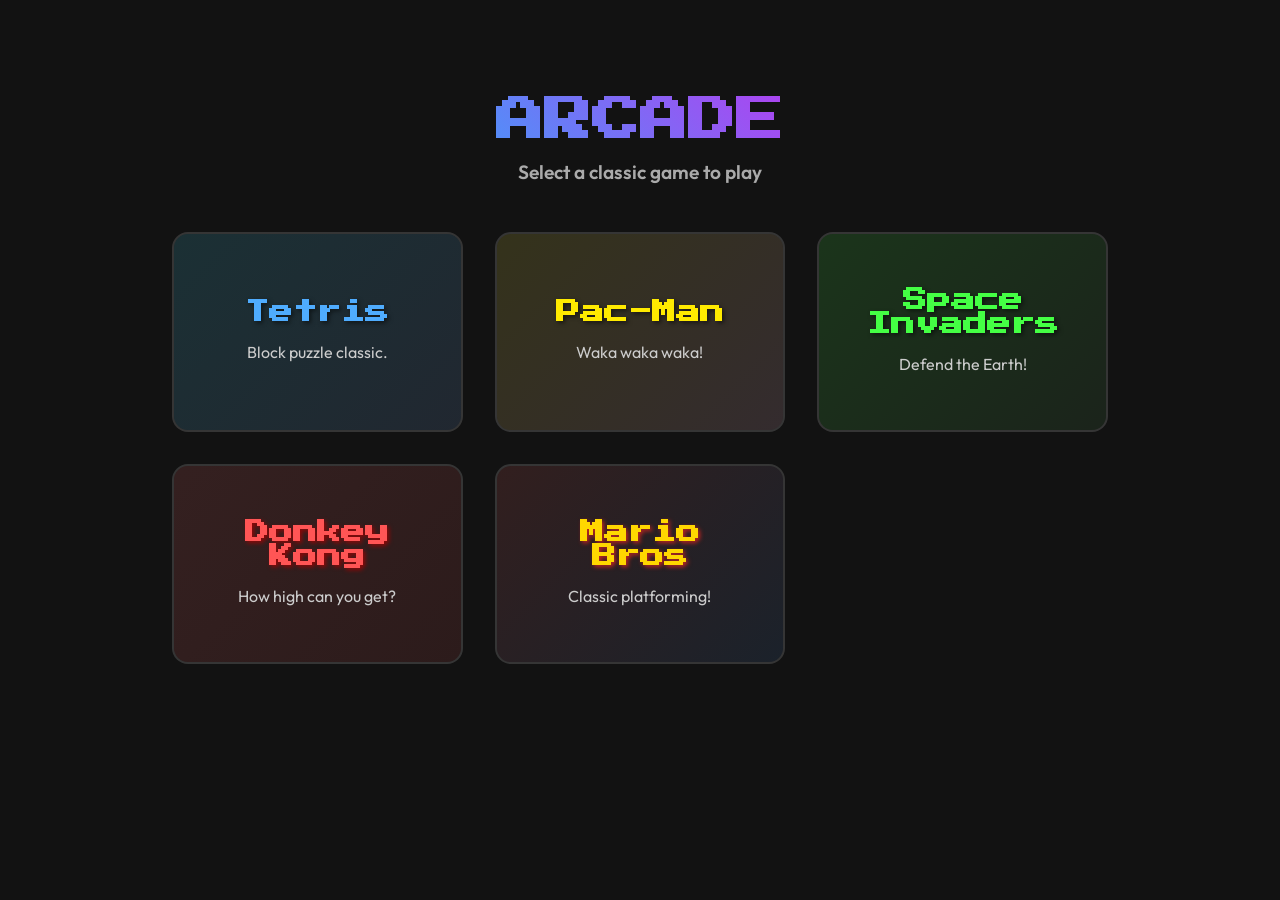
<file: index.html>
<!DOCTYPE html>
<html lang="en">

<head>
    <meta charset="UTF-8">
    <meta name="viewport" content="width=device-width, initial-scale=1.0, maximum-scale=1.0, user-scalable=no">
    <title>Retro Arcade Collection</title>
    <link rel="preconnect" href="https://fonts.googleapis.com">
    <link rel="preconnect" href="https://fonts.gstatic.com" crossorigin>
    <link href="https://fonts.googleapis.com/css2?family=Outfit:wght@400;600;800&family=Press+Start+2P&display=swap"
        rel="stylesheet">
    <link rel="stylesheet" href="style/menu.css">
</head>

<body>
    <div class="hero-container">
        <h1 class="logo glow">ARCADE</h1>
        <p class="subtitle">Select a classic game to play</p>

        <div class="game-grid">
            <a href="src/tetris/tetris.html" class="game-card tetris-card">
                <div class="game-card-content">
                    <h2 class="game-title">Tetris</h2>
                    <p class="game-desc">Block puzzle classic.</p>
                </div>
            </a>
            <a href="src/pacman/pacman.html" class="game-card pacman-card">
                <div class="game-card-content">
                    <h2 class="game-title">Pac-Man</h2>
                    <p class="game-desc">Waka waka waka!</p>
                </div>
            </a>
            <a href="src/space-invaders/space-invaders.html" class="game-card space-invaders-card">
                <div class="game-card-content">
                    <h2 class="game-title">Space Invaders</h2>
                    <p class="game-desc">Defend the Earth!</p>
                </div>
            </a>
            <a href="src/donkey-kong/donkey-kong.html" class="game-card donkey-kong-card">
                <div class="game-card-content">
                    <h2 class="game-title">Donkey Kong</h2>
                    <p class="game-desc">How high can you get?</p>
                </div>
            </a>
            <a href="src/mariobros/mariobros.html" class="game-card mariobros-card">
                <div class="game-card-content">
                    <h2 class="game-title">Mario Bros</h2>
                    <p class="game-desc">Classic platforming!</p>
                </div>
            </a>
        </div>
    </div>
</body>

</html>
</file>
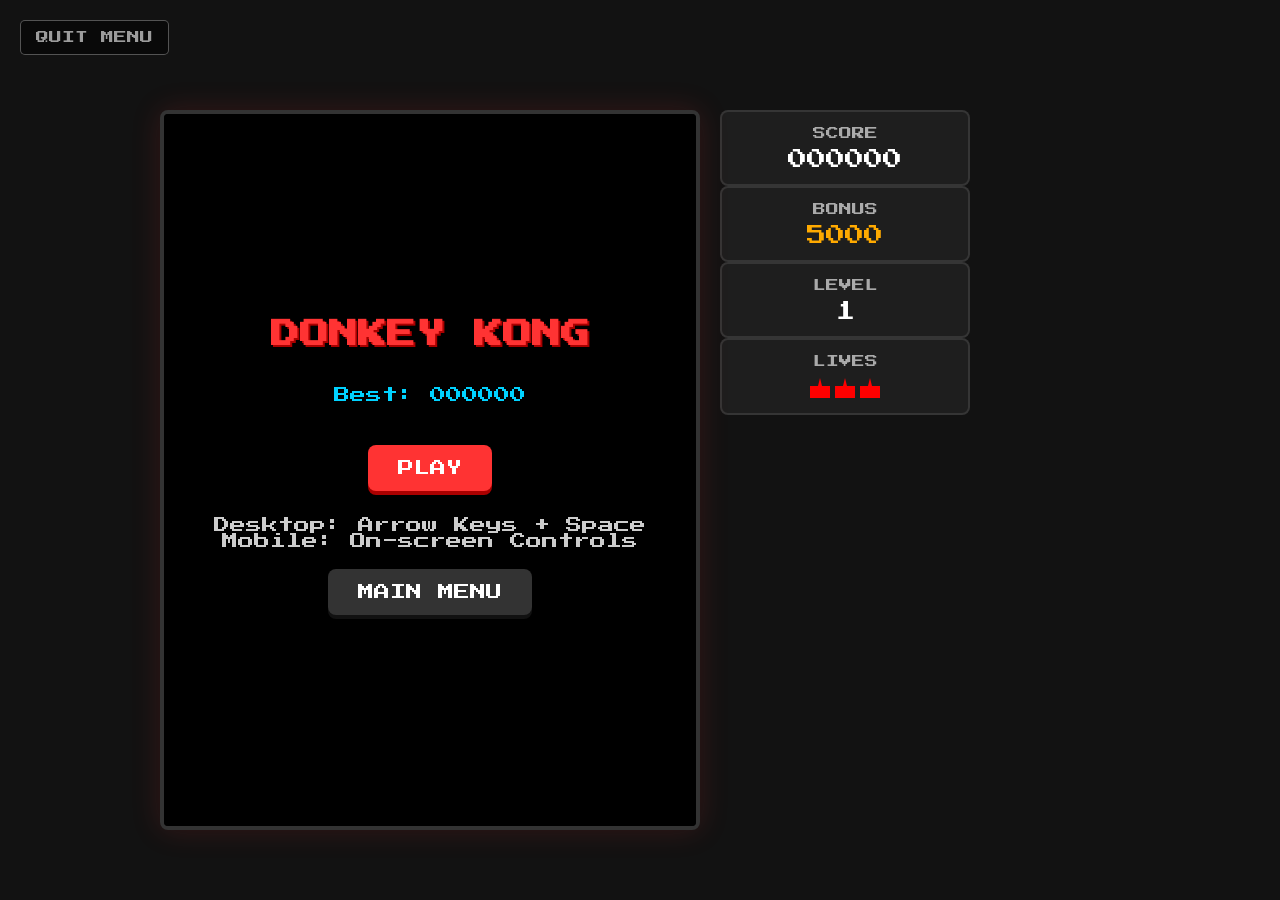
<file: src/donkey-kong/donkey-kong.html>
<!DOCTYPE html>
<html lang="en">

<head>
    <meta charset="UTF-8">
    <meta name="viewport" content="width=device-width, initial-scale=1.0, maximum-scale=1.0, user-scalable=no">
    <title>Donkey Kong</title>
    <link rel="preconnect" href="https://fonts.googleapis.com">
    <link rel="preconnect" href="https://fonts.gstatic.com" crossorigin>
    <link href="https://fonts.googleapis.com/css2?family=Outfit:wght@400;600;800&family=Press+Start+2P&display=swap"
        rel="stylesheet">
    <link rel="stylesheet" href="../../style/donkey-kong.css">
</head>

<body>
    <!-- Persistent Quit Button -->
    <a href="../../index.html" class="quit-btn">QUIT MENU</a>

    <div class="app-container">
        <!-- Game Area Canvas -->
        <div class="game-wrapper">
            <canvas id="gameCanvas" width="600" height="800"></canvas>

            <!-- Overlays -->
            <div id="startScreen" class="overlay active">
                <h1 class="logo glow dk-title">DONKEY KONG</h1>
                <div class="high-score-display">Best: <span id="startHighScore">0</span></div>
                <button id="startBtn" class="btn btn-primary">PLAY</button>
                <div class="instruction-text">Desktop: Arrow Keys + Space<br>Mobile: On-screen Controls</div>
                <a href="../../index.html" class="btn btn-secondary"
                    style="margin-top:20px; text-decoration:none; display:inline-block;">Main Menu</a>
            </div>

            <div id="pauseScreen" class="overlay">
                <h2 class="glow">PAUSED</h2>
                <button id="resumeBtn" class="btn btn-primary">RESUME</button>
                <button id="restartBtnPause" class="btn btn-secondary">RESTART</button>
                <a href="../../index.html" class="btn btn-secondary"
                    style="margin-top:10px; text-decoration:none; display:inline-block;">Main Menu</a>
            </div>

            <div id="gameOverScreen" class="overlay">
                <h2 class="glow text-danger">GAME OVER</h2>
                <div class="score-summary">
                    <div>Score: <span id="gameOverScore">0</span></div>
                    <div>Best: <span id="gameOverHighScore">0</span></div>
                </div>
                <button id="restartBtn" class="btn btn-primary">PLAY AGAIN</button>
                <a href="../../index.html" class="btn btn-secondary"
                    style="margin-top:10px; text-decoration:none; display:inline-block;">Main Menu</a>
            </div>

            <div id="levelScreen" class="overlay">
                <h2 class="glow" id="levelTitle">HOW HIGH CAN YOU GET?</h2>
                <div class="instruction-text" id="levelSub">25m</div>
            </div>
        </div>

        <!-- UI Panels -->
        <div class="panels-container">
            <div class="panel score-panel">
                <div class="panel-box">
                    <div class="label">SCORE</div>
                    <div class="value" id="scoreDisplay">000000</div>
                </div>
                <div class="panel-box bonus-panel">
                    <div class="label">BONUS</div>
                    <div class="value" id="bonusDisplay">5000</div>
                </div>
                <div class="panel-box">
                    <div class="label">LEVEL</div>
                    <div class="value" id="levelDisplay">1</div>
                </div>
                <div class="panel-box lives-panel">
                    <div class="label">LIVES</div>
                    <div class="value lives-container" id="livesDisplay">
                        <span class="mario-icon"></span>
                        <span class="mario-icon"></span>
                        <span class="mario-icon"></span>
                    </div>
                </div>
            </div>
        </div>

        <!-- Mobile Controls (Hidden on Desktop) -->
        <div class="mobile-controls" id="mobileControls">
            <div class="control-row hold-row">
                <button id="btnPause" class="control-btn icon-btn">||</button>
            </div>
            <div class="control-grid">
                <div class="dpad-cross">
                    <button id="btnUp" class="control-btn dpad-btn active-state up-btn">&#9650;</button>
                    <div class="dpad-horizontal">
                        <button id="btnLeft" class="control-btn dpad-btn active-state">&#9664;</button>
                        <div class="dpad-center"></div>
                        <button id="btnRight" class="control-btn dpad-btn active-state">&#9654;</button>
                    </div>
                    <button id="btnDown" class="control-btn dpad-btn active-state down-btn">&#9660;</button>
                </div>
                <div class="action-pad">
                    <button id="btnJump" class="control-btn action-btn active-state jump-btn">JUMP</button>
                </div>
            </div>
        </div>
    </div>

    <!-- Script imports -->
    <script type="module" src="./main.js"></script>
</body>

</html>
</file>
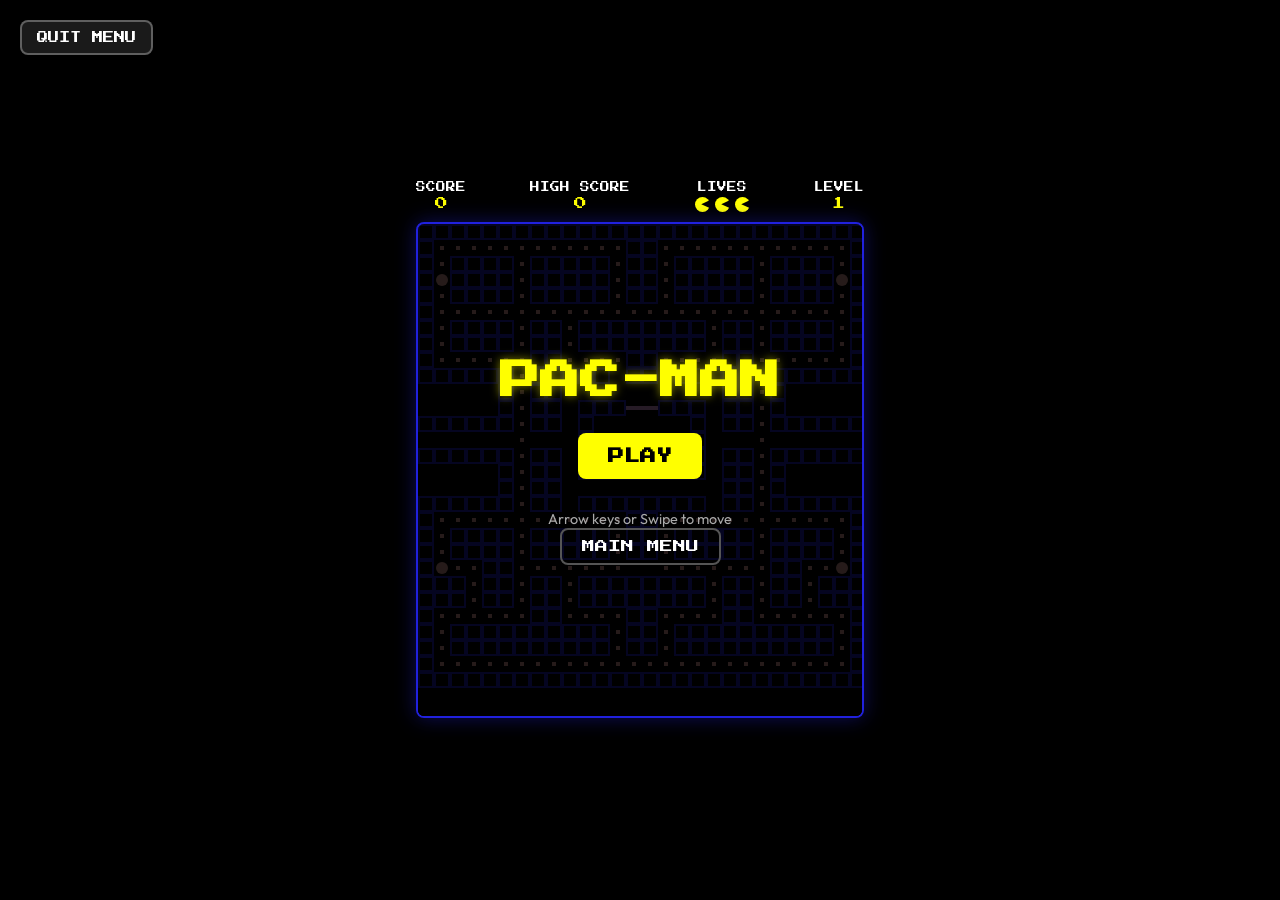
<file: src/pacman/pacman.html>
<!DOCTYPE html>
<html lang="en">

<head>
    <meta charset="UTF-8">
    <meta name="viewport" content="width=device-width, initial-scale=1.0, maximum-scale=1.0, user-scalable=no">
    <title>Pac-Man</title>
    <link rel="preconnect" href="https://fonts.googleapis.com">
    <link rel="preconnect" href="https://fonts.gstatic.com" crossorigin>
    <link href="https://fonts.googleapis.com/css2?family=Outfit:wght@400;600;800&family=Press+Start+2P&display=swap"
        rel="stylesheet">
    <link rel="stylesheet" href="../../style/pacman.css">
</head>

<body>
    <!-- Persistent Quit Button -->
    <a href="../../index.html" class="quit-btn">QUIT MENU</a>

    <div class="app-container">
        <!-- Game Header (Score, Lives) -->
        <div class="top-bar">
            <div class="stat-box">
                <span class="label">SCORE</span>
                <span class="value" id="scoreDisplay">0</span>
            </div>
            <div class="stat-box">
                <span class="label">HIGH SCORE</span>
                <span class="value" id="highScoreDisplay">0</span>
            </div>
            <div class="stat-box lives-box">
                <span class="label">LIVES</span>
                <div class="lives-container" id="livesDisplay">
                    <!-- Lives icons drawn dynamically via JS or HTML -->
                    <div class="life-icon"></div>
                    <div class="life-icon"></div>
                    <div class="life-icon"></div>
                </div>
            </div>
            <div class="stat-box">
                <span class="label">LEVEL</span>
                <span class="value" id="levelDisplay">1</span>
            </div>
        </div>

        <!-- Game Area Canvas -->
        <div class="game-wrapper">
            <!-- Maze is 28x31. Multiplied by tileSize e.g., 16 => 448 x 496 -->
            <canvas id="gameCanvas" width="448" height="496"></canvas>

            <!-- Overlays -->
            <div id="startScreen" class="overlay active">
                <h1 class="logo glow-yellow">PAC-MAN</h1>
                <button id="startBtn" class="btn btn-yellow">PLAY</button>
                <div class="instruction-text">Arrow keys or Swipe to move</div>
                <a href="../../index.html" class="btn btn-secondary">Main Menu</a>
            </div>

            <div id="pauseScreen" class="overlay">
                <h2 class="glow-yellow">PAUSED</h2>
                <button id="resumeBtn" class="btn btn-yellow">RESUME</button>
                <button id="restartBtnPause" class="btn btn-secondary">RESTART</button>
                <a href="../../index.html" class="btn btn-secondary">Main Menu</a>
            </div>

            <div id="gameOverScreen" class="overlay">
                <h2 class="glow-red">GAME OVER</h2>
                <div class="score-summary">
                    <div>Score: <span id="gameOverScore">0</span></div>
                </div>
                <button id="restartBtn" class="btn btn-yellow">PLAY AGAIN</button>
                <a href="../../index.html" class="btn btn-secondary">Main Menu</a>
            </div>
        </div>

        <!-- Mobile Controls (Hidden on Desktop) -->
        <div class="mobile-controls" id="mobileControls">
            <button id="btnPause" class="control-btn icon-btn pause-btn">||</button>
            <div class="dpad">
                <div class="dpad-row">
                    <button id="btnUp" class="control-btn dpad-btn">&#9650;</button>
                </div>
                <div class="dpad-row center-row">
                    <button id="btnLeft" class="control-btn dpad-btn">&#9664;</button>
                    <div class="dpad-center"></div>
                    <button id="btnRight" class="control-btn dpad-btn">&#9654;</button>
                </div>
                <div class="dpad-row">
                    <button id="btnDown" class="control-btn dpad-btn">&#9660;</button>
                </div>
            </div>
        </div>
    </div>

    <script type="module" src="./main.js"></script>
</body>

</html>
</file>
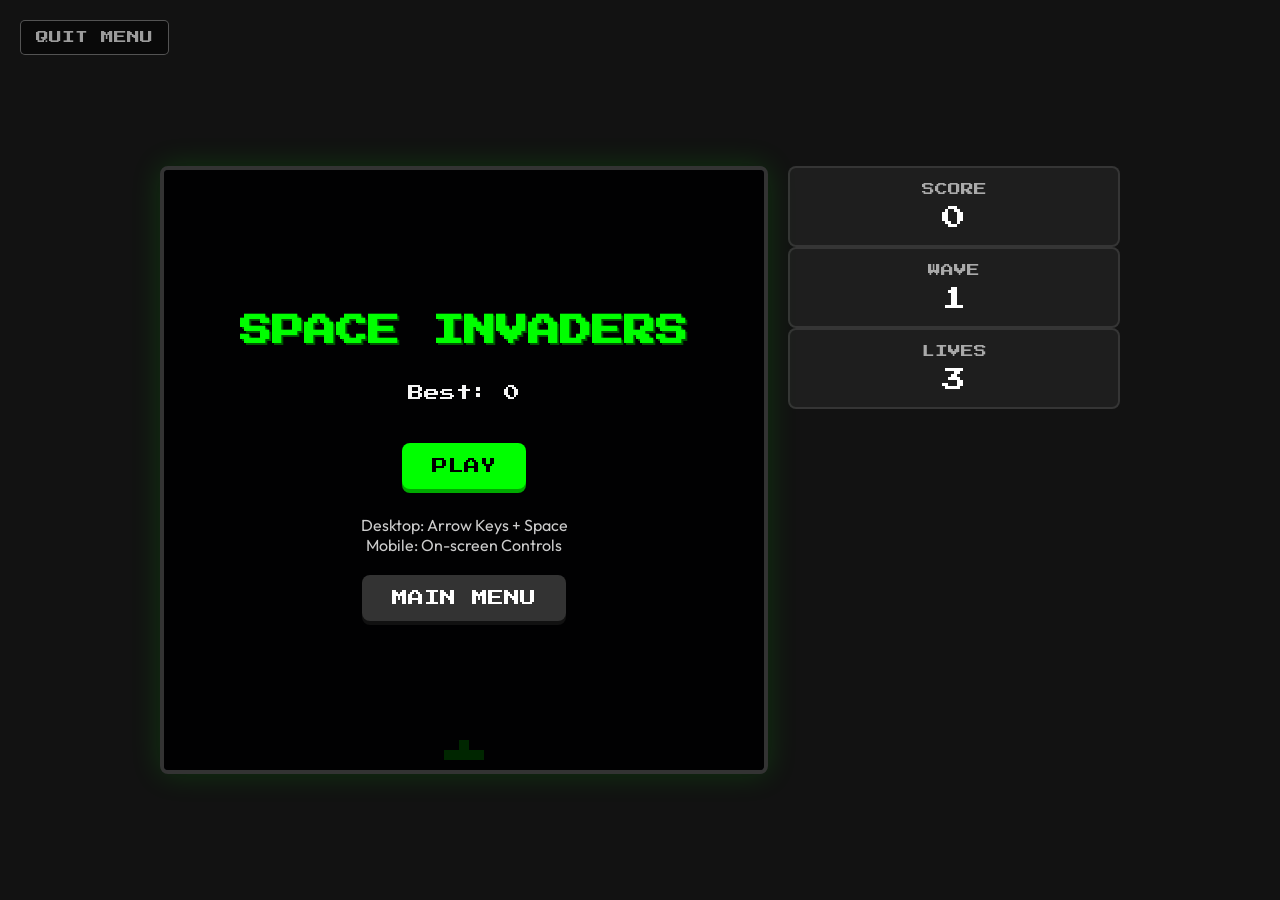
<file: src/space-invaders/space-invaders.html>
<!DOCTYPE html>
<html lang="en">

<head>
    <meta charset="UTF-8">
    <meta name="viewport" content="width=device-width, initial-scale=1.0, maximum-scale=1.0, user-scalable=no">
    <title>Space Invaders</title>
    <link rel="preconnect" href="https://fonts.googleapis.com">
    <link rel="preconnect" href="https://fonts.gstatic.com" crossorigin>
    <link href="https://fonts.googleapis.com/css2?family=Outfit:wght@400;600;800&family=Press+Start+2P&display=swap"
        rel="stylesheet">
    <link rel="stylesheet" href="../../style/space-invaders.css">
</head>

<body>
    <!-- Persistent Quit Button -->
    <a href="../../index.html" class="quit-btn">QUIT MENU</a>

    <div class="app-container">
        <!-- Game Area Canvas -->
        <div class="game-wrapper">
            <canvas id="gameCanvas" width="600" height="600"></canvas>

            <!-- Overlays -->
            <div id="startScreen" class="overlay active">
                <h1 class="logo glow space-title">SPACE INVADERS</h1>
                <div class="high-score-display">Best: <span id="startHighScore">0</span></div>
                <button id="startBtn" class="btn btn-primary">PLAY</button>
                <div class="instruction-text">Desktop: Arrow Keys + Space<br>Mobile: On-screen Controls</div>
                <a href="../../index.html" class="btn btn-secondary"
                    style="margin-top:20px; text-decoration:none; display:inline-block;">Main Menu</a>
            </div>

            <div id="pauseScreen" class="overlay">
                <h2 class="glow">PAUSED</h2>
                <button id="resumeBtn" class="btn btn-primary">RESUME</button>
                <button id="restartBtnPause" class="btn btn-secondary">RESTART</button>
                <a href="../../index.html" class="btn btn-secondary"
                    style="margin-top:10px; text-decoration:none; display:inline-block;">Main Menu</a>
            </div>

            <div id="gameOverScreen" class="overlay">
                <h2 class="glow text-danger">GAME OVER</h2>
                <div class="score-summary">
                    <div>Score: <span id="gameOverScore">0</span></div>
                    <div>Best: <span id="gameOverHighScore">0</span></div>
                </div>
                <button id="restartBtn" class="btn btn-primary">PLAY AGAIN</button>
                <a href="../../index.html" class="btn btn-secondary"
                    style="margin-top:10px; text-decoration:none; display:inline-block;">Main Menu</a>
            </div>
            
            <div id="levelScreen" class="overlay">
                <h2 class="glow" id="levelTitle">WAVE 1</h2>
                <div class="instruction-text">Get Ready...</div>
            </div>
        </div>

        <!-- UI Panels -->
        <div class="panels-container">
            <div class="panel score-panel">
                <div class="panel-box">
                    <div class="label">SCORE</div>
                    <div class="value" id="scoreDisplay">0</div>
                </div>
                <div class="panel-box">
                    <div class="label">WAVE</div>
                    <div class="value" id="levelDisplay">1</div>
                </div>
                <div class="panel-box lives-panel">
                    <div class="label">LIVES</div>
                    <div class="value" id="livesDisplay">3</div>
                </div>
            </div>
        </div>

        <!-- Mobile Controls (Hidden on Desktop) -->
        <div class="mobile-controls" id="mobileControls">
            <div class="control-row hold-row">
                <button id="btnPause" class="control-btn icon-btn">||</button>
            </div>
            <div class="control-grid">
                <div class="dpad">
                    <button id="btnLeft" class="control-btn dpad-btn active-state">&#9664;</button>
                    <button id="btnRight" class="control-btn dpad-btn active-state">&#9654;</button>
                </div>
                <div class="action-pad">
                    <button id="btnShoot" class="control-btn action-btn active-state shoot-btn">&#9650;</button>
                </div>
            </div>
        </div>
    </div>

    <!-- Script imports -->
    <script type="module" src="./main.js"></script>
</body>

</html>
</file>
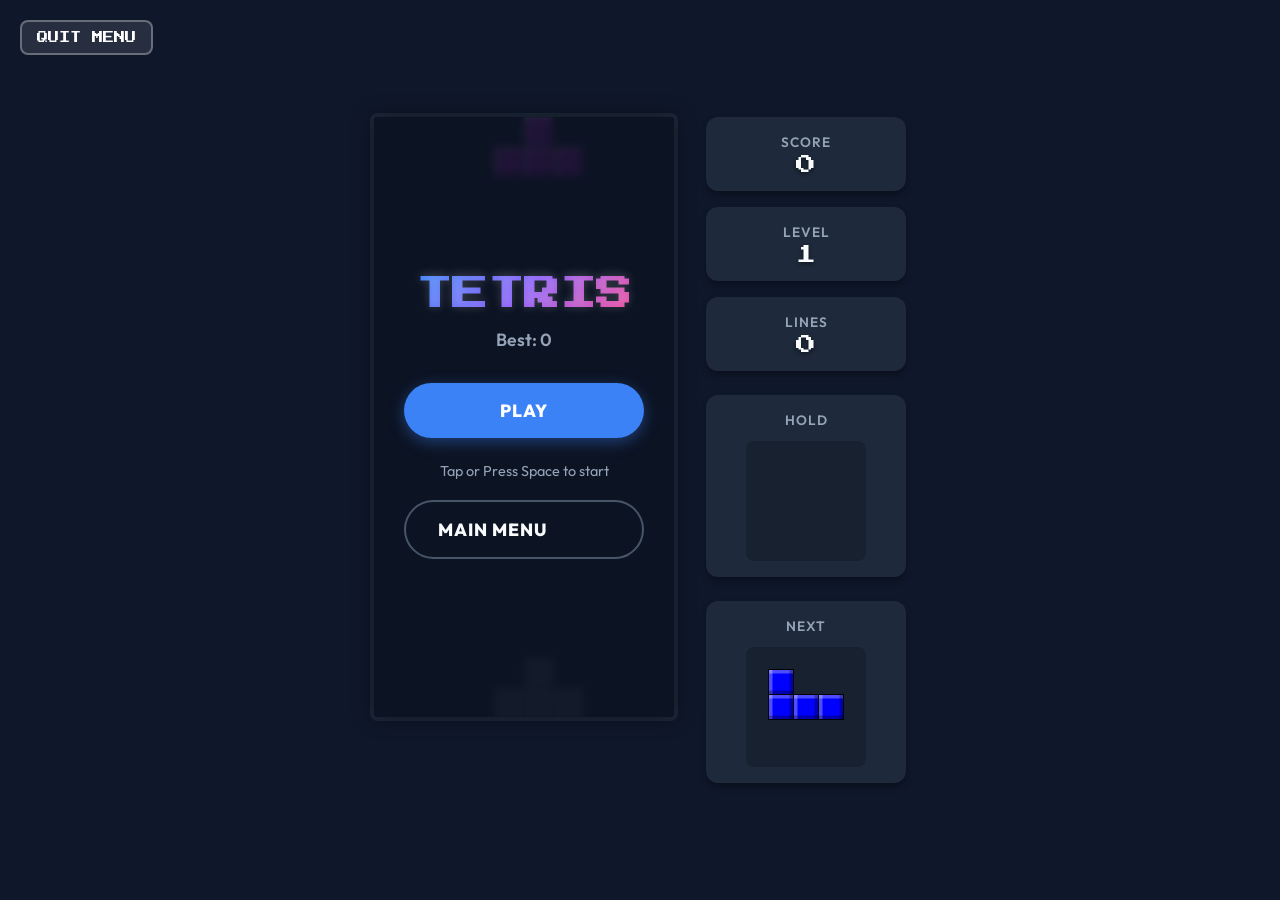
<file: src/tetris/tetris.html>
<!DOCTYPE html>
<html lang="en">

<head>
    <meta charset="UTF-8">
    <meta name="viewport" content="width=device-width, initial-scale=1.0, maximum-scale=1.0, user-scalable=no">
    <title>Tetris</title>
    <link rel="preconnect" href="https://fonts.googleapis.com">
    <link rel="preconnect" href="https://fonts.gstatic.com" crossorigin>
    <link href="https://fonts.googleapis.com/css2?family=Outfit:wght@400;600;800&family=Press+Start+2P&display=swap"
        rel="stylesheet">
    <link rel="stylesheet" href="../../style/tetris.css">
</head>

<body>
    <!-- Persistent Quit Button -->
    <a href="../../index.html" class="quit-btn">QUIT MENU</a>

    <div class="app-container">
        <!-- Game Area Canvas -->
        <div class="game-wrapper">
            <canvas id="gameCanvas" width="300" height="600"></canvas>

            <!-- Overlays -->
            <div id="startScreen" class="overlay active">
                <h1 class="logo glow">TETRIS</h1>
                <div class="high-score-display">Best: <span id="startHighScore">0</span></div>
                <button id="startBtn" class="btn btn-primary">PLAY</button>
                <div class="instruction-text">Tap or Press Space to start</div>
                <a href="../../index.html" class="btn btn-secondary"
                    style="margin-top:20px; text-decoration:none; display:inline-block;">Main Menu</a>
            </div>

            <div id="pauseScreen" class="overlay">
                <h2 class="glow">PAUSED</h2>
                <button id="resumeBtn" class="btn btn-primary">RESUME</button>
                <button id="restartBtnPause" class="btn btn-secondary">RESTART</button>
                <a href="../../index.html" class="btn btn-secondary"
                    style="margin-top:10px; text-decoration:none; display:inline-block;">Main Menu</a>
            </div>

            <div id="gameOverScreen" class="overlay">
                <h2 class="glow text-danger">GAME OVER</h2>
                <div class="score-summary">
                    <div>Score: <span id="gameOverScore">0</span></div>
                    <div>Best: <span id="gameOverHighScore">0</span></div>
                </div>
                <button id="restartBtn" class="btn btn-primary">PLAY AGAIN</button>
                <a href="../../index.html" class="btn btn-secondary"
                    style="margin-top:10px; text-decoration:none; display:inline-block;">Main Menu</a>
            </div>

            <!-- In-Game Notifications (e.g., TETRIS!) -->
            <div id="notificationArea" class="notification-area"></div>
        </div>

        <!-- UI Panels -->
        <div class="panels-container">
            <div class="panel score-panel">
                <div class="panel-box">
                    <div class="label">SCORE</div>
                    <div class="value" id="scoreDisplay">0</div>
                </div>
                <div class="panel-box">
                    <div class="label">LEVEL</div>
                    <div class="value" id="levelDisplay">1</div>
                </div>
                <div class="panel-box">
                    <div class="label">LINES</div>
                    <div class="value" id="linesDisplay">0</div>
                </div>
            </div>

            <div class="side-panels">
                <div class="panel-box hold-panel">
                    <div class="label">HOLD</div>
                    <canvas id="holdCanvas" width="120" height="120"></canvas>
                </div>
                <div class="panel-box next-panel">
                    <div class="label">NEXT</div>
                    <canvas id="nextCanvas" width="120" height="120"></canvas>
                </div>
            </div>
        </div>

        <!-- Mobile Controls (Hidden on Desktop) -->
        <div class="mobile-controls" id="mobileControls">
            <div class="control-row hold-row">
                <button id="btnHold" class="control-btn icon-btn">H</button>
                <button id="btnPause" class="control-btn icon-btn">||</button>
            </div>
            <div class="control-grid">
                <div class="dpad">
                    <button id="btnLeft" class="control-btn dpad-btn active-state">&#9664;</button>
                    <button id="btnDown" class="control-btn dpad-btn active-state">&#9660;</button>
                    <button id="btnRight" class="control-btn dpad-btn active-state">&#9654;</button>
                </div>
                <div class="action-pad">
                    <button id="btnRotate" class="control-btn action-btn active-state">&#8635;</button>
                    <button id="btnHardDrop" class="control-btn action-btn active-state">&#8650;</button>
                </div>
            </div>
        </div>
    </div>

    <!-- Script imports -->
    <script type="module" src="./main.js"></script>
</body>

</html>
</file>
<file: style/menu.css>
:root {
    --bg-dark: #121212;
    --text-light: #f5f5f5;
    --accent-blue: #00d2ff;
    --accent-pink: #ff00ea;
    --accent-yellow: #ffea00;
    --font-primary: 'Outfit', sans-serif;
    --font-retro: 'Press Start 2P', cursive;
}

* {
    box-sizing: border-box;
    margin: 0;
    padding: 0;
}

body {
    background-color: var(--bg-dark);
    color: var(--text-light);
    font-family: var(--font-primary);
    min-height: 100vh;
    display: flex;
    justify-content: center;
    align-items: flex-start;
    padding: 4rem 0;
    overflow-x: hidden;
    overflow-y: auto;
}

.hero-container {
    text-align: center;
    padding: 2rem;
    max-width: 1000px;
    width: 100%;
}

.logo {
    font-family: var(--font-retro);
    font-size: 3rem;
    background: linear-gradient(45deg, var(--accent-blue), var(--accent-pink));
    background-clip: text;
    -webkit-background-clip: text;
    -webkit-text-fill-color: transparent;
    margin-bottom: 1rem;
    text-transform: uppercase;
    animation: glow-pulse 2s infinite alternate;
}

.subtitle {
    font-size: 1.2rem;
    color: #aaa;
    margin-bottom: 3rem;
    font-weight: 600;
}

@keyframes glow-pulse {
    0% {
        filter: drop-shadow(0 0 5px rgba(0, 210, 255, 0.4));
    }

    100% {
        filter: drop-shadow(0 0 15px rgba(255, 0, 234, 0.6));
    }
}

.game-grid {
    display: grid;
    grid-template-columns: repeat(auto-fit, minmax(280px, 1fr));
    gap: 2rem;
    justify-content: center;
}

.game-card {
    display: block;
    text-decoration: none;
    background: rgba(255, 255, 255, 0.05);
    border: 2px solid rgba(255, 255, 255, 0.1);
    border-radius: 16px;
    overflow: hidden;
    position: relative;
    transition: all 0.3s cubic-bezier(0.25, 0.8, 0.25, 1);
    cursor: pointer;
    min-height: 200px;
}

.game-card::before {
    content: '';
    position: absolute;
    top: 0;
    left: 0;
    right: 0;
    bottom: 0;
    opacity: 0.1;
    transition: opacity 0.3s;
    z-index: 0;
}

.tetris-card::before {
    background: linear-gradient(135deg, #00d2ff, #3a7bd5);
}

.pacman-card::before {
    background: linear-gradient(135deg, #ffea00, #f8a5c2);
}

.space-invaders-card::before {
    background: linear-gradient(135deg, #00ff00, #005500);
}

.donkey-kong-card::before {
    background: linear-gradient(135deg, #ff3333, #aa0000);
}

.mariobros-card::before {
    background: linear-gradient(135deg, #e52521, #00439c);
}

.game-card:hover {
    transform: translateY(-5px);
    border-color: rgba(255, 255, 255, 0.3);
    box-shadow: 0 10px 30px rgba(0, 0, 0, 0.5);
}

.game-card:hover::before {
    opacity: 0.2;
}

.tetris-card:hover {
    box-shadow: 0 10px 30px rgba(0, 210, 255, 0.2);
    border-color: #00d2ff;
}

.pacman-card:hover {
    box-shadow: 0 10px 30px rgba(255, 234, 0, 0.2);
    border-color: #ffea00;
}

.space-invaders-card:hover {
    box-shadow: 0 10px 30px rgba(0, 255, 0, 0.2);
    border-color: #00ff00;
}

.donkey-kong-card:hover {
    box-shadow: 0 10px 30px rgba(255, 51, 51, 0.2);
    border-color: #ff3333;
}

.mariobros-card:hover {
    box-shadow: 0 10px 30px rgba(229, 37, 33, 0.2);
    border-color: #e52521;
}

.game-card-content {
    position: relative;
    z-index: 1;
    padding: 2rem;
    height: 100%;
    display: flex;
    flex-direction: column;
    justify-content: center;
    align-items: center;
}

.game-title {
    font-family: var(--font-retro);
    color: white;
    font-size: 1.5rem;
    margin-bottom: 1rem;
    text-shadow: 2px 2px 4px rgba(0, 0, 0, 0.5);
}

.tetris-card .game-title {
    color: #4facfe;
}

.pacman-card .game-title {
    color: #ffea00;
}

.space-invaders-card .game-title {
    color: #44ff44;
}

.donkey-kong-card .game-title {
    color: #ff5555;
    text-shadow: 2px 2px 4px rgba(170, 0, 0, 0.8);
}

.mariobros-card .game-title {
    color: #ffd700;
    text-shadow: 2px 2px 4px rgba(229, 37, 33, 0.8);
}

.game-desc {
    color: #ccc;
    font-size: 1rem;
    line-height: 1.5;
}

@media (max-width: 600px) {
    .logo {
        font-size: 2.2rem;
    }

    .game-grid {
        grid-template-columns: 1fr;
    }
}
</file>
<file: style/donkey-kong.css>
:root {
    --bg-dark: #121212;
    --text-light: #f5f5f5;
    --accent-blue: #00d2ff;
    --accent-red: #ff3333;
    --dk-bg: #000000;
    --font-primary: 'Outfit', sans-serif;
    --font-retro: 'Press Start 2P', cursive;
}

* {
    box-sizing: border-box;
    margin: 0;
    padding: 0;
    user-select: none;
}

body {
    background-color: var(--bg-dark);
    color: var(--text-light);
    font-family: var(--font-primary);
    min-height: 100vh;
    display: flex;
    justify-content: center;
    align-items: center;
    overflow: hidden;
    touch-action: none;
    /* Prevent browser handling of touch gestures */
}

/* Quit Button */
.quit-btn {
    position: absolute;
    top: 20px;
    left: 20px;
    font-family: var(--font-retro);
    font-size: 0.8rem;
    color: rgba(255, 255, 255, 0.6);
    text-decoration: none;
    padding: 10px 15px;
    border: 1px solid rgba(255, 255, 255, 0.3);
    border-radius: 5px;
    background: rgba(0, 0, 0, 0.5);
    z-index: 100;
    transition: all 0.2s;
}

.quit-btn:hover {
    color: white;
    border-color: white;
    background: rgba(255, 255, 255, 0.1);
}

.app-container {
    display: flex;
    gap: 20px;
    max-width: 1000px;
    width: 100%;
    padding: 20px;
    flex-direction: row;
    /* Desktop layout */
    margin-top: 40px;
    align-items: stretch;
}

/* Game Area */
.game-wrapper {
    position: relative;
    border: 4px solid #333;
    border-radius: 8px;
    background-color: var(--dk-bg);
    overflow: hidden;
    box-shadow: 0 0 30px rgba(255, 51, 51, 0.15);
    display: flex;
    justify-content: center;
    align-items: center;
    height: 80vh;
    /* Make it tall for DK's verticality */
    max-width: 60vh;
    /* maintain aspect ratio approx 3:4 */
    width: 100%;
}

canvas {
    display: block;
    background: transparent;
    width: 100%;
    height: 100%;
    object-fit: contain;
}

/* Overlays */
.overlay {
    position: absolute;
    top: 0;
    left: 0;
    width: 100%;
    height: 100%;
    background: rgba(0, 0, 0, 0.85);
    display: flex;
    flex-direction: column;
    justify-content: center;
    align-items: center;
    z-index: 10;
    opacity: 0;
    pointer-events: none;
    transition: opacity 0.3s ease;
}

.overlay.active {
    opacity: 1;
    pointer-events: auto;
}

/* Typography styles matching menu */
h1.logo,
h2.glow {
    font-family: var(--font-retro);
    text-align: center;
    margin-bottom: 2rem;
    line-height: 1.4;
}

h1.dk-title {
    font-size: 1.8rem;
    color: var(--accent-red);
    text-shadow: 2px 2px 0px #aa0000;
}

h2.glow {
    font-size: 1.5rem;
    color: white;
    text-shadow: 0 0 10px rgba(255, 255, 255, 0.8);
}

h2.text-danger {
    color: #ff3333;
    text-shadow: 0 0 10px rgba(255, 51, 51, 0.8);
}

.instruction-text {
    margin-top: 1rem;
    color: #ccc;
    font-size: 1rem;
    text-align: center;
    font-family: var(--font-retro);
}

.high-score-display {
    font-family: var(--font-retro);
    font-size: 1rem;
    margin-bottom: 2rem;
    color: #00d2ff;
}

.score-summary {
    font-family: var(--font-retro);
    font-size: 1.2rem;
    margin-bottom: 2rem;
    display: flex;
    flex-direction: column;
    gap: 1rem;
    text-align: center;
}

/* Buttons */
.btn {
    font-family: var(--font-retro);
    padding: 15px 30px;
    font-size: 1rem;
    border: none;
    border-radius: 8px;
    cursor: pointer;
    text-transform: uppercase;
    transition: transform 0.1s, filter 0.2s;
    margin: 10px 0;
}

.btn:active {
    transform: scale(0.95);
}

.btn:hover {
    filter: brightness(1.2);
}

.btn-primary {
    background: var(--accent-red);
    color: white;
    box-shadow: 0 4px 0 #aa0000;
}

.btn-secondary {
    background: #333;
    color: white;
    box-shadow: 0 4px 0 #111;
}

/* Right Panels (Score, Level) */
.panels-container {
    display: flex;
    flex-direction: column;
    gap: 20px;
    width: 250px;
}

.panel-box {
    background: rgba(255, 255, 255, 0.05);
    border: 2px solid rgba(255, 255, 255, 0.1);
    border-radius: 8px;
    padding: 15px;
    text-align: center;
}

.panel-box .label {
    font-family: var(--font-retro);
    font-size: 0.8rem;
    color: #aaa;
    margin-bottom: 10px;
}

.panel-box .value {
    font-family: var(--font-retro);
    font-size: 1.2rem;
    color: white;
}

.bonus-panel .value {
    color: #ffaa00;
}

.lives-container {
    display: flex;
    justify-content: center;
    gap: 5px;
}

.mario-icon {
    display: inline-block;
    width: 20px;
    height: 20px;
    background-color: red;
    /* Placeholder for Mario face */
    clip-path: polygon(0 40%, 40% 40%, 50% 0, 60% 40%, 100% 40%, 100% 100%, 0 100%);
}

/* Mobile Controls - default hidden */
.mobile-controls {
    display: none;
    width: 100%;
}

/* Media Queries for Mobile/Tablet */
@media (max-width: 800px) {
    .app-container {
        flex-direction: column;
        align-items: center;
        margin-top: 50px;
        padding: 5px;
        gap: 10px;
    }

    .game-wrapper {
        height: 55vh;
        max-width: 100%;
    }

    .panels-container {
        flex-direction: row;
        justify-content: center;
        width: 100%;
        flex-wrap: wrap;
        gap: 10px;
    }

    .panel-box {
        flex: 1 1 40%;
        padding: 8px;
    }

    .panel-box .value {
        font-size: 1rem;
    }

    .mobile-controls {
        display: flex;
        flex-direction: column;
        gap: 5px;
        margin-top: 5px;
        flex: 1;
    }

    .control-row {
        display: none;
        /* Hide top controls to save space */
    }

    .control-grid {
        display: flex;
        justify-content: space-between;
        padding: 0 10px;
        align-items: flex-end;
        height: 100%;
    }

    .dpad-cross {
        display: flex;
        flex-direction: column;
        align-items: center;
        gap: 5px;
    }

    .dpad-horizontal {
        display: flex;
        gap: 40px;
    }

    .control-btn {
        background: rgba(255, 255, 255, 0.1);
        border: 2px solid rgba(255, 255, 255, 0.2);
        color: white;
        border-radius: 50%;
        width: 50px;
        height: 50px;
        font-size: 1.2rem;
        display: flex;
        justify-content: center;
        align-items: center;
        /* Disable touch callout on long press */
        -webkit-touch-callout: none;
    }

    .control-btn:active,
    .control-btn.pressed {
        background: rgba(255, 255, 255, 0.3);
        transform: scale(0.95);
    }

    .action-btn.jump-btn {
        background: rgba(255, 51, 51, 0.2);
        border-color: rgba(255, 51, 51, 0.5);
        color: var(--accent-red);
        width: 70px;
        height: 70px;
        font-size: 0.8rem;
        font-weight: bold;
        font-family: var(--font-retro);
        border-radius: 50%;
        margin-bottom: 20px;
        margin-right: 10px;
    }
}
</file>
<file: style/pacman.css>
:root {
    --bg-dark: #000000;
    --text-light: #ffffff;
    --pacman-yellow: #ffff00;
    --ghost-red: #ff0000;
    --ghost-pink: #ffb8ff;
    --ghost-cyan: #00ffff;
    --ghost-orange: #ffb852;
    --wall-blue: #2121de;
    --font-primary: 'Outfit', sans-serif;
    --font-retro: 'Press Start 2P', cursive;
}

* {
    box-sizing: border-box;
    margin: 0;
    padding: 0;
    user-select: none;
}

body {
    background-color: var(--bg-dark);
    color: var(--text-light);
    font-family: var(--font-primary);
    display: flex;
    justify-content: center;
    align-items: center;
    min-height: 100vh;
    overflow: hidden;
    touch-action: none;
    /* Prevent scroll on mobile */
}

/* --- Persistent Quit Button --- */
.quit-btn {
    position: absolute;
    top: 20px;
    left: 20px;
    padding: 10px 15px;
    background-color: rgba(255, 255, 255, 0.1);
    border: 2px solid rgba(255, 255, 255, 0.3);
    color: white;
    text-decoration: none;
    font-family: var(--font-retro);
    font-size: 0.7rem;
    border-radius: 8px;
    z-index: 100;
    transition: all 0.2s;
}

.quit-btn:hover {
    background-color: rgba(255, 255, 255, 0.2);
    border-color: white;
}

.app-container {
    display: flex;
    flex-direction: column;
    align-items: center;
    width: 100%;
    max-width: 600px;
    padding: 10px;
}

/* UI Bar */
.top-bar {
    display: flex;
    justify-content: space-between;
    width: 100%;
    max-width: 448px;
    margin-bottom: 10px;
    font-family: var(--font-retro);
    font-size: 0.8rem;
}

.stat-box {
    display: flex;
    flex-direction: column;
    align-items: center;
}

.stat-box .label {
    color: #fff;
    margin-bottom: 5px;
    font-size: 0.6rem;
}

.stat-box .value {
    color: var(--pacman-yellow);
}

.lives-container {
    display: flex;
    gap: 5px;
}

.life-icon {
    width: 15px;
    height: 15px;
    background-color: var(--pacman-yellow);
    border-radius: 50%;
    clip-path: polygon(100% 74%, 44% 48%, 100% 21%, 100% 0, 74% 0, 0 0, 0 100%, 100% 100%);
    transform: rotate(0deg);
}

/* Game Area */
.game-wrapper {
    position: relative;
    background-color: #000;
    border: 2px solid var(--wall-blue);
    border-radius: 8px;
    box-shadow: 0 0 20px rgba(33, 33, 222, 0.4);
    overflow: hidden;
    width: 448px;
    height: 496px;
}

canvas {
    display: block;
    image-rendering: pixelated;
}

/* Overlays */
.overlay {
    position: absolute;
    top: 0;
    left: 0;
    right: 0;
    bottom: 0;
    background: rgba(0, 0, 0, 0.85);
    display: flex;
    flex-direction: column;
    justify-content: center;
    align-items: center;
    opacity: 0;
    pointer-events: none;
    transition: opacity 0.3s;
    z-index: 10;
}

.overlay.active {
    opacity: 1;
    pointer-events: auto;
}

.logo {
    font-family: var(--font-retro);
    font-size: 2.5rem;
    margin-bottom: 2rem;
}

.glow-yellow {
    color: var(--pacman-yellow);
    text-shadow: 0 0 10px rgba(255, 255, 0, 0.5);
}

.glow-red {
    color: var(--ghost-red);
    text-shadow: 0 0 10px rgba(255, 0, 0, 0.5);
}

.btn {
    font-family: var(--font-retro);
    padding: 15px 30px;
    border: none;
    border-radius: 8px;
    font-size: 1rem;
    cursor: pointer;
    margin-bottom: 15px;
    transition: transform 0.1s, filter 0.2s;
    text-transform: uppercase;
    text-decoration: none;
    display: inline-block;
}

.btn:active {
    transform: scale(0.95);
}

.btn-yellow {
    background-color: var(--pacman-yellow);
    color: #000;
    font-weight: 800;
}

.btn-yellow:hover {
    box-shadow: 0 0 15px rgba(255, 255, 0, 0.5);
}

.btn-secondary {
    background-color: transparent;
    border: 2px solid #555;
    color: #fff;
    padding: 10px 20px;
    font-size: 0.8rem;
}

.btn-secondary:hover {
    border-color: #fff;
    background-color: rgba(255, 255, 255, 0.1);
}

.instruction-text {
    color: #aaa;
    margin-top: 1rem;
    text-align: center;
    font-size: 0.9rem;
}

/* Mobile Controls */
.mobile-controls {
    display: none;
    width: 100%;
    max-width: 448px;
    margin-top: 20px;
    flex-direction: column;
    align-items: center;
    position: relative;
}

.pause-btn {
    position: absolute;
    top: 0;
    right: 20px;
    width: 50px;
    height: 50px;
    background: rgba(255, 255, 255, 0.1);
    border: 2px solid rgba(255, 255, 255, 0.2);
    border-radius: 50%;
    color: white;
    font-weight: bold;
    font-size: 1.2rem;
    cursor: pointer;
}

.dpad {
    display: flex;
    flex-direction: column;
    align-items: center;
    gap: 5px;
}

.dpad-row {
    display: flex;
    gap: 5px;
}

.center-row {
    align-items: center;
}

.dpad-center {
    width: 60px;
    height: 60px;
    background: rgba(255, 255, 255, 0.05);
    border-radius: 50%;
}

.dpad-btn {
    width: 60px;
    height: 60px;
    background: rgba(255, 255, 255, 0.1);
    border: 2px solid rgba(255, 255, 255, 0.2);
    border-radius: 12px;
    color: white;
    font-size: 1.5rem;
    cursor: pointer;
    display: flex;
    justify-content: center;
    align-items: center;
    touch-action: manipulation;
}

.dpad-btn:active {
    background: rgba(255, 255, 255, 0.3);
}

@media (max-width: 768px) {
    .mobile-controls {
        display: flex;
    }

    .game-wrapper {
        width: 100%;
        max-width: 448px;
        /* maintain aspect ratio essentially */
        height: auto;
        aspect-ratio: 448 / 496;
    }

    canvas {
        width: 100%;
        height: 100%;
    }
}
</file>
<file: style/space-invaders.css>
:root {
    --bg-dark: #121212;
    --text-light: #f5f5f5;
    --accent-blue: #00d2ff;
    --accent-pink: #ff00ea;
    --accent-green: #00ff00;
    --space-bg: #050510;
    --font-primary: 'Outfit', sans-serif;
    --font-retro: 'Press Start 2P', cursive;
}

* {
    box-sizing: border-box;
    margin: 0;
    padding: 0;
    user-select: none;
}

body {
    background-color: var(--bg-dark);
    color: var(--text-light);
    font-family: var(--font-primary);
    min-height: 100vh;
    display: flex;
    justify-content: center;
    align-items: center;
    overflow: hidden;
    touch-action: none; /* Prevent browser handling of touch gestures */
}

/* Quit Button */
.quit-btn {
    position: absolute;
    top: 20px;
    left: 20px;
    font-family: var(--font-retro);
    font-size: 0.8rem;
    color: rgba(255, 255, 255, 0.6);
    text-decoration: none;
    padding: 10px 15px;
    border: 1px solid rgba(255, 255, 255, 0.3);
    border-radius: 5px;
    background: rgba(0, 0, 0, 0.5);
    z-index: 100;
    transition: all 0.2s;
}

.quit-btn:hover {
    color: white;
    border-color: white;
    background: rgba(255, 255, 255, 0.1);
}

.app-container {
    display: flex;
    gap: 20px;
    max-width: 1000px;
    width: 100%;
    padding: 20px;
    flex-direction: row; /* Desktop layout */
    margin-top: 40px;
}

/* Game Area */
.game-wrapper {
    position: relative;
    border: 4px solid #333;
    border-radius: 8px;
    background-color: var(--space-bg);
    overflow: hidden;
    box-shadow: 0 0 30px rgba(0, 255, 0, 0.15);
    display: flex;
    justify-content: center;
    align-items: center;
}

canvas {
    display: block;
    background: transparent;
    max-width: 100%;
    max-height: 70vh;
    object-fit: contain;
}

/* Overlays */
.overlay {
    position: absolute;
    top: 0;
    left: 0;
    width: 100%;
    height: 100%;
    background: rgba(0, 0, 0, 0.85);
    display: flex;
    flex-direction: column;
    justify-content: center;
    align-items: center;
    z-index: 10;
    opacity: 0;
    pointer-events: none;
    transition: opacity 0.3s ease;
}

.overlay.active {
    opacity: 1;
    pointer-events: auto;
}

/* Typography styles matching menu */
h1.logo, h2.glow {
    font-family: var(--font-retro);
    text-align: center;
    margin-bottom: 2rem;
    line-height: 1.4;
}

h1.space-title {
    font-size: 2rem;
    color: var(--accent-green);
    text-shadow: 2px 2px 0px #005500;
}

h2.glow {
    font-size: 2rem;
    color: white;
    text-shadow: 0 0 10px rgba(255, 255, 255, 0.8);
}

h2.text-danger {
    color: #ff3333;
    text-shadow: 0 0 10px rgba(255, 51, 51, 0.8);
}

.instruction-text {
    margin-top: 1rem;
    color: #ccc;
    font-size: 1rem;
    text-align: center;
}

.high-score-display {
    font-family: var(--font-retro);
    font-size: 1rem;
    margin-bottom: 2rem;
    color: var(--accent-yellow);
}

.score-summary {
    font-family: var(--font-retro);
    font-size: 1.2rem;
    margin-bottom: 2rem;
    display: flex;
    flex-direction: column;
    gap: 1rem;
    text-align: center;
}

/* Buttons */
.btn {
    font-family: var(--font-retro);
    padding: 15px 30px;
    font-size: 1rem;
    border: none;
    border-radius: 8px;
    cursor: pointer;
    text-transform: uppercase;
    transition: transform 0.1s, filter 0.2s;
    margin: 10px 0;
}

.btn:active {
    transform: scale(0.95);
}

.btn:hover {
    filter: brightness(1.2);
}

.btn-primary {
    background: var(--accent-green);
    color: black;
    box-shadow: 0 4px 0 #00aa00;
}

.btn-secondary {
    background: #333;
    color: white;
    box-shadow: 0 4px 0 #111;
}

/* Right Panels (Score, Level) */
.panels-container {
    display: flex;
    flex-direction: column;
    gap: 20px;
    flex: 1;
}

.panel-box {
    background: rgba(255, 255, 255, 0.05);
    border: 2px solid rgba(255, 255, 255, 0.1);
    border-radius: 8px;
    padding: 15px;
    text-align: center;
    min-width: 150px;
}

.panel-box .label {
    font-family: var(--font-retro);
    font-size: 0.8rem;
    color: #aaa;
    margin-bottom: 10px;
}

.panel-box .value {
    font-family: var(--font-retro);
    font-size: 1.5rem;
    color: white;
}

/* Mobile Controls - default hidden */
.mobile-controls {
    display: none;
    width: 100%;
}

/* Media Queries for Mobile/Tablet */
@media (max-width: 800px) {
    .app-container {
        flex-direction: column;
        align-items: center;
        margin-top: 60px;
        padding: 10px;
    }

    .panels-container {
        flex-direction: row;
        justify-content: center;
        width: 100%;
    }

    .panel-box {
        flex: 1;
        padding: 10px;
        min-width: auto;
    }

    .panel-box .value {
        font-size: 1.2rem;
    }

    .mobile-controls {
        display: flex;
        flex-direction: column;
        gap: 10px;
        margin-top: 10px;
    }

    .control-row {
        display: flex;
        justify-content: space-between;
        padding: 0 20px;
    }

    .control-grid {
        display: flex;
        justify-content: space-between;
        padding: 0 20px;
    }

    .dpad {
        display: flex;
        gap: 15px;
    }

    .control-btn {
        background: rgba(255, 255, 255, 0.1);
        border: 2px solid rgba(255, 255, 255, 0.2);
        color: white;
        border-radius: 50%;
        width: 60px;
        height: 60px;
        font-size: 1.5rem;
        display: flex;
        justify-content: center;
        align-items: center;
        /* Disable touch callout on long press */
        -webkit-touch-callout: none;
    }

    .control-btn:active, .control-btn.pressed {
        background: rgba(255, 255, 255, 0.3);
        transform: scale(0.95);
    }
    
    .action-btn.shoot-btn {
        background: rgba(0, 255, 0, 0.2);
        border-color: rgba(0, 255, 0, 0.5);
        color: var(--accent-green);
        width: 70px;
        height: 70px;
        font-size: 2rem;
    }

    .icon-btn {
        width: 40px;
        height: 40px;
        font-size: 1rem;
        border-radius: 8px;
    }
}
</file>
<file: style/tetris.css>
:root {
    --bg-dark: #0f172a;
    --bg-panel: #1e293b;
    --bg-overlay: rgba(15, 23, 42, 0.85);

    --text-main: #f8fafc;
    --text-muted: #94a3b8;

    --accent-primary: #3b82f6;
    --accent-primary-hover: #2563eb;
    --accent-secondary: #475569;
    --danger: #ef4444;

    --border-radius: 12px;
    --border-radius-sm: 8px;

    --font-heading: 'Press Start 2P', cursive;
    --font-body: 'Outfit', sans-serif;

    --block-size: 30px;
    /* Base for desktop */
}

* {
    box-sizing: border-box;
    margin: 0;
    padding: 0;
}

body {
    background-color: var(--bg-dark);
    color: var(--text-main);
    font-family: var(--font-body);
    display: flex;
    justify-content: center;
    align-items: center;
    min-height: 100vh;
    overflow: hidden;
    touch-action: none;
    /* Prevent zooming and pulling on mobile */
    overscroll-behavior: none;
    -webkit-user-select: none;
    user-select: none;
}

/* --- Persistent Quit Button --- */
.quit-btn {
    position: absolute;
    top: 20px;
    left: 20px;
    padding: 10px 15px;
    background-color: rgba(255, 255, 255, 0.1);
    border: 2px solid rgba(255, 255, 255, 0.3);
    color: white;
    text-decoration: none;
    font-family: var(--font-heading);
    font-size: 0.7rem;
    border-radius: 8px;
    z-index: 100;
    transition: all 0.2s;
}

.quit-btn:hover {
    background-color: rgba(255, 255, 255, 0.2);
    border-color: white;
}

/* --- Layout --- */
.app-container {
    display: flex;
    flex-direction: row;
    gap: 2rem;
    max-width: 1200px;
    padding: 2rem;
    align-items: flex-start;
}

/* --- Game Canvas Area --- */
.game-wrapper {
    position: relative;
    border-radius: 4px;
    background-color: #000;
    box-shadow: 0 0 20px rgba(0, 0, 0, 0.5), 0 0 0 4px var(--bg-panel);
    overflow: hidden;
}

canvas {
    display: block;
}

/* --- Panels (Score, Next, Hold) --- */
.panels-container {
    display: flex;
    flex-direction: column;
    gap: 1.5rem;
    width: 200px;
}

.panel-box {
    background: var(--bg-panel);
    border-radius: var(--border-radius);
    padding: 1rem;
    display: flex;
    flex-direction: column;
    align-items: center;
    box-shadow: 0 4px 6px rgba(0, 0, 0, 0.3);
}

.score-panel {
    display: flex;
    flex-direction: column;
    gap: 1rem;
}

.label {
    font-size: 0.85rem;
    font-weight: 600;
    color: var(--text-muted);
    letter-spacing: 1px;
    margin-bottom: 0.25rem;
}

.value {
    font-family: var(--font-heading);
    font-size: 1.25rem;
    color: var(--text-main);
    text-shadow: 0 2px 4px rgba(0, 0, 0, 0.5);
}

.side-panels {
    display: flex;
    flex-direction: column;
    gap: 1.5rem;
}

.hold-panel canvas,
.next-panel canvas {
    background: rgba(0, 0, 0, 0.2);
    border-radius: var(--border-radius-sm);
    margin-top: 0.5rem;
}

/* --- Overlays --- */
.overlay {
    position: absolute;
    top: 0;
    left: 0;
    width: 100%;
    height: 100%;
    background: var(--bg-overlay);
    display: flex;
    flex-direction: column;
    justify-content: center;
    align-items: center;
    opacity: 0;
    pointer-events: none;
    transition: opacity 0.3s ease;
    backdrop-filter: blur(4px);
    z-index: 10;
}

.overlay.active {
    opacity: 1;
    pointer-events: all;
}

.overlay h2 {
    font-family: var(--font-heading);
    font-size: 1.5rem;
    margin-bottom: 2rem;
    text-align: center;
    line-height: 1.5;
}

.logo {
    font-family: var(--font-heading);
    font-size: 2.25rem;
    margin-bottom: 1rem;
    background: linear-gradient(135deg, #3b82f6, #8b5cf6, #ec4899);
    -webkit-background-clip: text;
    background-clip: text;
    -webkit-text-fill-color: transparent;
}

.glow {
    text-shadow: 0 0 10px rgba(255, 255, 255, 0.2);
}

.text-danger {
    color: var(--danger);
}

.high-score-display,
.score-summary {
    font-size: 1.1rem;
    margin-bottom: 2rem;
    font-weight: 600;
    color: var(--text-muted);
}

.score-summary {
    display: flex;
    flex-direction: column;
    align-items: center;
    gap: 0.5rem;
}

.instruction-text {
    margin-top: 1.5rem;
    font-size: 0.9rem;
    color: var(--text-muted);
    animation: flash 1.5s infinite;
}

@keyframes flash {

    0%,
    100% {
        opacity: 1;
    }

    50% {
        opacity: 0.3;
    }
}

/* --- Buttons --- */
.btn {
    font-family: var(--font-body);
    font-weight: 800;
    font-size: 1.1rem;
    padding: 1rem 2rem;
    border-radius: 50px;
    border: none;
    cursor: pointer;
    transition: transform 0.1s, background-color 0.2s, box-shadow 0.2s;
    outline: none;
    text-transform: uppercase;
    letter-spacing: 1px;
    width: 80%;
    max-width: 250px;
}

.btn:active {
    transform: scale(0.95);
}

.btn-primary {
    background-color: var(--accent-primary);
    color: white;
    box-shadow: 0 4px 15px rgba(59, 130, 246, 0.4);
}

.btn-primary:hover {
    background-color: var(--accent-primary-hover);
}

.btn-secondary {
    background-color: transparent;
    color: var(--text-main);
    border: 2px solid var(--accent-secondary);
    margin-top: 1rem;
}

/* --- Mobile Controls --- */
.mobile-controls {
    display: none;
    /* Hidden on desktop by default */
    flex-direction: column;
    width: 100%;
    padding: 1rem;
    gap: 0.5rem;
}

.control-row {
    display: flex;
    justify-content: space-between;
    width: 100%;
}

.control-btn {
    background: var(--bg-panel);
    border: 1px solid rgba(255, 255, 255, 0.1);
    color: white;
    border-radius: var(--border-radius);
    display: flex;
    justify-content: center;
    align-items: center;
    font-size: 1.5rem;
    touch-action: manipulation;
    user-select: none;
}

.control-btn.active-state:active {
    background: rgba(255, 255, 255, 0.2);
}

.icon-btn {
    width: 44px;
    height: 44px;
    font-size: 1rem;
    font-weight: bold;
    border-radius: 50%;
}

.control-grid {
    display: flex;
    justify-content: space-between;
    align-items: center;
    margin-top: 1rem;
}

.dpad {
    display: grid;
    grid-template-columns: 60px 60px 60px;
    grid-template-rows: 60px;
    gap: 0.5rem;
}

.dpad-btn {
    height: 60px;
    font-size: 1.5rem;
}

.action-pad {
    display: flex;
    gap: 1rem;
}

.action-btn {
    width: 70px;
    height: 70px;
    border-radius: 50%;
    font-size: 2rem;
    background: var(--accent-primary);
    box-shadow: 0 4px 10px rgba(59, 130, 246, 0.3);
}

/* --- Notifications --- */
.notification-area {
    position: absolute;
    top: 30%;
    left: 50%;
    transform: translate(-50%, -50%);
    pointer-events: none;
    z-index: 5;
    text-align: center;
    width: 100%;
}

.score-float {
    color: #ffd700;
    font-family: var(--font-heading);
    font-size: 1.2rem;
    text-shadow: 0 2px 5px rgba(0, 0, 0, 1);
    animation: floatUp 1s ease-out forwards;
    position: absolute;
    left: 50%;
    transform: translateX(-50%);
}

@keyframes floatUp {
    0% {
        transform: translate(-50%, 0) scale(0.5);
        opacity: 0;
    }

    20% {
        opacity: 1;
        transform: translate(-50%, -10px) scale(1.2);
    }

    80% {
        opacity: 1;
    }

    100% {
        transform: translate(-50%, -40px) scale(1);
        opacity: 0;
    }
}

/* --- Responsive Layout --- */
@media (max-width: 768px) {
    .app-container {
        flex-direction: column;
        align-items: center;
        padding: 1rem;
        gap: 1rem;
        height: 100vh;
        width: 100vw;
    }

    .game-wrapper {
        flex-grow: 1;
        display: flex;
        justify-content: center;
        max-height: 55vh;
    }

    canvas#gameCanvas {
        height: 100%;
        width: auto;
        object-fit: contain;
    }

    .panels-container {
        flex-direction: row;
        width: 100%;
        justify-content: space-between;
        gap: 0.5rem;
    }

    .score-panel {
        flex-direction: row;
        width: 100%;
        justify-content: space-evenly;
        padding: 0.5rem;
    }

    .panel-box {
        padding: 0.5rem;
    }

    .value {
        font-size: 1rem;
    }

    .side-panels {
        display: none;
        /* Hide hold/next next to board, maybe pop them into mobile controls context if space permits */
    }

    .mobile-controls {
        display: flex;
    }
}
</file>
